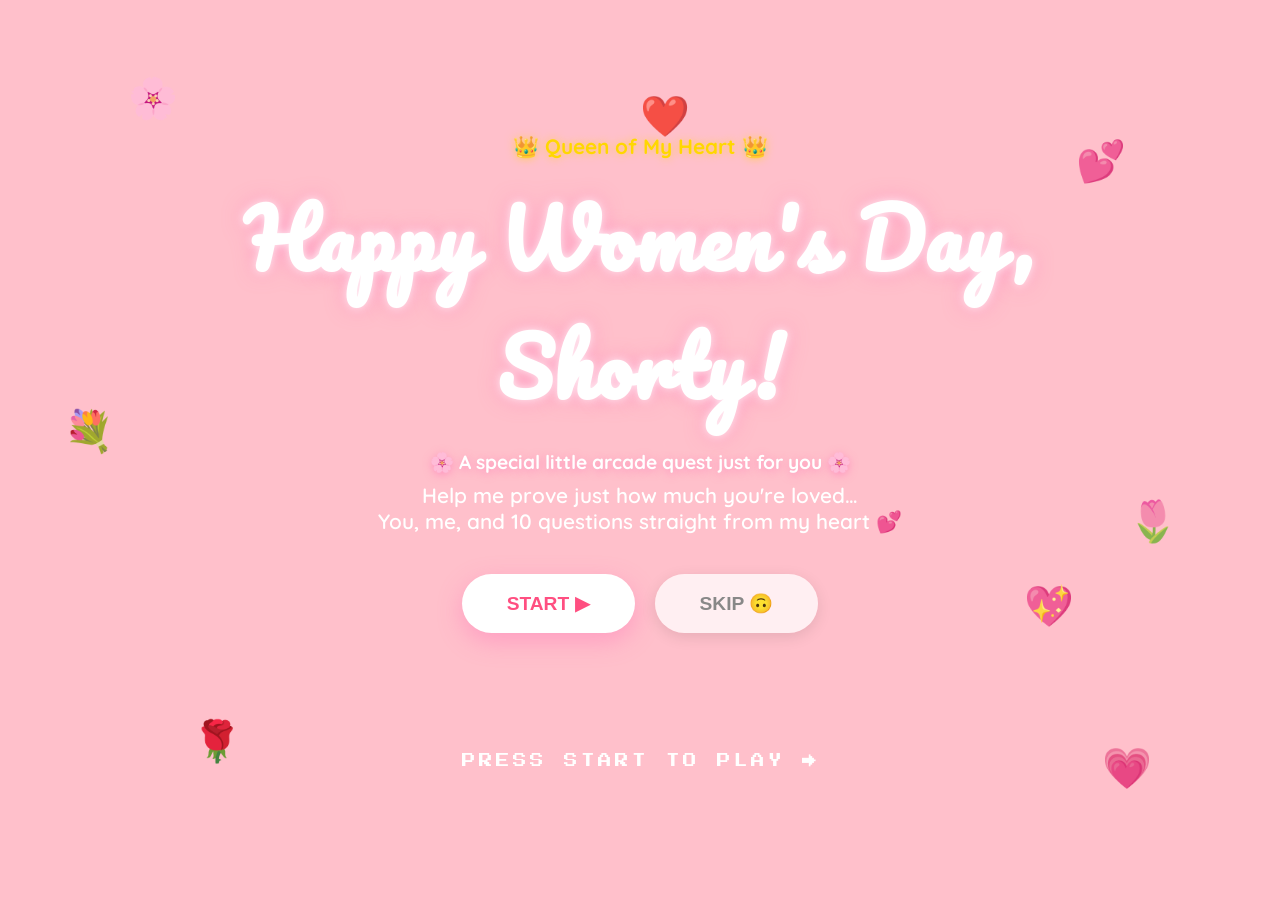
<file: index.html>
<!DOCTYPE html>
<html lang="en">
<head>
    <meta charset="UTF-8">
    <meta name="viewport" content="width=device-width, initial-scale=1.0">
    <title>Queen of My Heart — Women's Day Game 👑</title>
    <link rel="stylesheet" href="styles.css">
</head>
<body>

    <div class="hearts">
        <span>🌸</span>
        <span>💕</span>
        <span>🌹</span>
        <span>💗</span>
        <span>💐</span>
        <span>❤️</span>
        <span>🌷</span>
        <span>💖</span>
    </div>

    <div class="container hero">

        <div class="queen-badge">👑 Queen of My Heart 👑</div>

        <h1 class="arcade-title">Happy Women's Day,<br>Shorty!</h1>

        <p class="wday-tag">🌸 A special little arcade quest just for you 🌸</p>

        <p class="subtitle">
            Help me prove just how much you're loved…<br>
            You, me, and 10 questions straight from my heart 💕
        </p>

        <div class="btn-group">
<button class="btn-yes" onclick="location.href='intro.html'">START ▶</button>
            <button class="btn-no" id="noBtn">SKIP 🙃</button>
        </div>

        <div class="error-msg" id="errorMsg">
            ❌ Error 404: "Skip" not found.<br>
            You can ONLY choose <strong>START</strong> 💕
        </div>

        <p class="press-start">PRESS START TO PLAY →</p>

    </div>

    <script>
        const noBtn = document.getElementById('noBtn');
        const errorMsg = document.getElementById('errorMsg');

        noBtn.addEventListener('click', function () {
            errorMsg.classList.add('show');

            // Restart the shake animation on every click
            noBtn.classList.remove('shake');
            void noBtn.offsetWidth;
            noBtn.classList.add('shake');
        });
    </script>

</body>
</html>
</file>
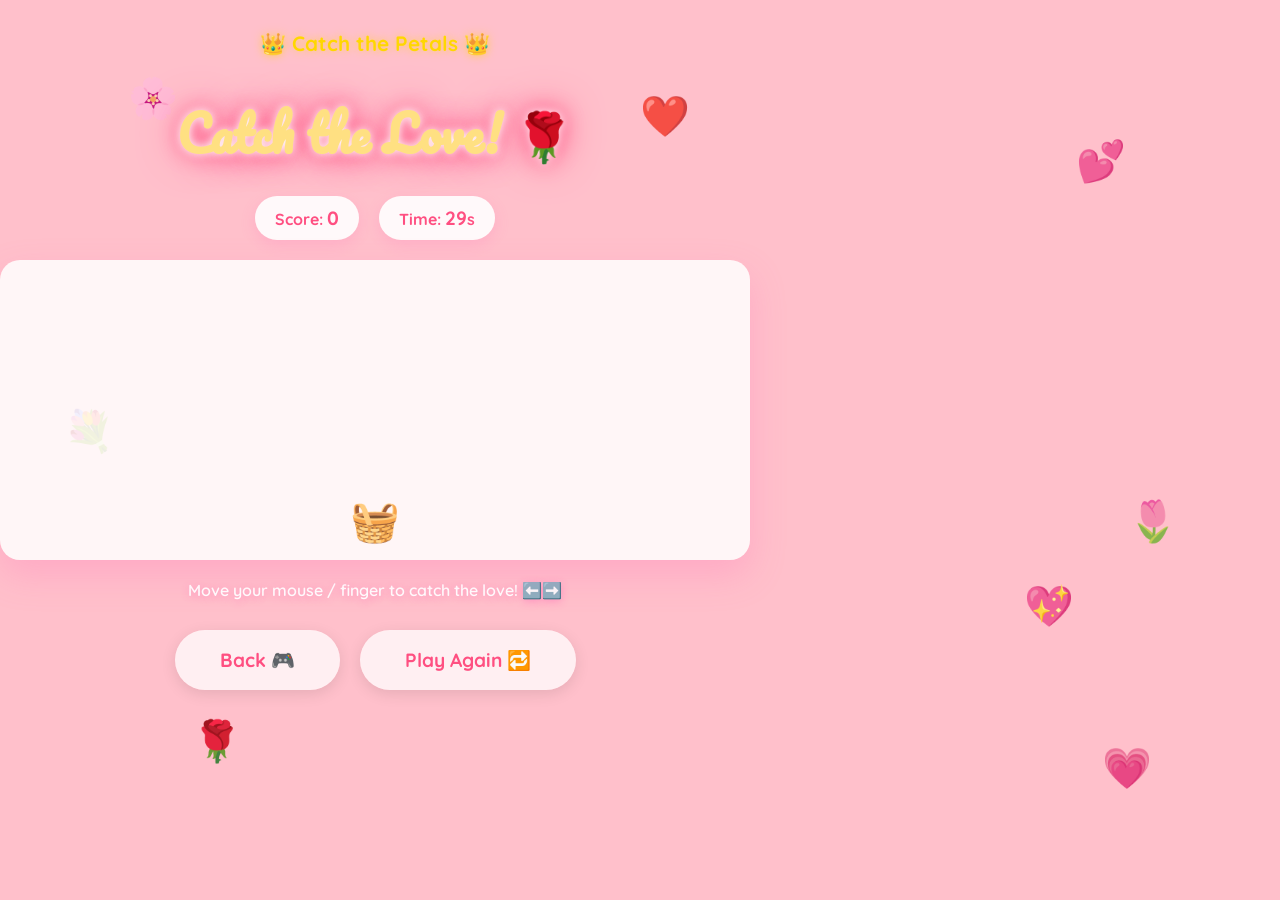
<file: catch.html>
<!DOCTYPE html>
<html lang="en">
<head>
    <meta charset="UTF-8">
    <meta name="viewport" content="width=device-width, initial-scale=1.0">
    <title>Catch the Petals 🌹</title>
    <link rel="stylesheet" href="styles.css">
</head>
<body>

    <div class="hearts">
        <span>🌸</span><span>💕</span><span>🌹</span><span>💗</span>
        <span>💐</span><span>❤️</span><span>🌷</span><span>💖</span>
    </div>

    <div class="game-page">
        <div class="queen-badge">👑 Catch the Petals 👑</div>
        <h1 class="result-title neon-title">Catch the Love! 🌹</h1>

        <div class="hud">
            <span class="hud-item">Score: <b id="score">0</b></span>
            <span class="hud-item">Time: <b id="time">30</b>s</span>
        </div>

        <div class="catch-area" id="catchArea">
            <div class="basket" id="basket">🧺</div>
        </div>

        <p class="hint">Move your mouse / finger to catch the love! ⬅️➡️</p>

        <div class="btn-group result-btns game-nav">
            <button class="btn-no-outline" onclick="location.href='games.html'">Back 🎮</button>
            <button class="btn-no-outline" id="resetBtn">Play Again 🔁</button>
        </div>
    </div>

    <script>
        const area = document.getElementById('catchArea');
        const basket = document.getElementById('basket');
        const scoreEl = document.getElementById('score');
        const timeEl = document.getElementById('time');
        const resetBtn = document.getElementById('resetBtn');

        const good = ['🌸', '🌹', '💐', '❤️', '💖', '🌷'];
        const bad = ['☁️', '🌧️'];

        let score = 0;
        let time = 30;
        let timer = null;
        let spawnTimer = null;
        let running = false;

        function moveBasket(e) {
            const rect = area.getBoundingClientRect();
            let x = (e.clientX || (e.touches && e.touches[0].clientX)) - rect.left;
            x = Math.max(20, Math.min(rect.width - 60, x));
            basket.style.left = x + 'px';
        }

        function startGame() {
            score = 0;
            time = 30;
            scoreEl.textContent = '0';
            timeEl.textContent = '30';
            area.querySelectorAll('.falling').forEach(function (f) { f.remove(); });
            running = true;

            timer = setInterval(function () {
                time--;
                timeEl.textContent = time;
                if (time <= 0) {
                    clearInterval(timer);
                    clearInterval(spawnTimer);
                    running = false;
                    area.querySelectorAll('.falling').forEach(function (f) { f.remove(); });
                    alert('Time\'s up! You caught ' + score + ' pieces of love! 💕');
                }
            }, 1000);

            spawnTimer = setInterval(spawnItem, 500);
        }

        function spawnItem() {
            if (!running) return;
            const rect = area.getBoundingClientRect();
            const item = document.createElement('span');
            const isBad = Math.random() < 0.2;
            item.className = 'falling';
            item.textContent = isBad ? bad[Math.floor(Math.random() * bad.length)] : good[Math.floor(Math.random() * good.length)];
            item.style.left = Math.random() * 90 + '%';
            item.dataset.bad = isBad ? '1' : '0';
            item.addEventListener('animationend', function () { item.remove(); });
            area.appendChild(item);
        }

        function checkCatch() {
            if (!running) return;
            const rect = area.getBoundingClientRect();
            const basketLeft = basket.offsetLeft + 30;
            const basketRight = basketLeft + 60;
            const basketTop = basket.offsetTop + 20;

            area.querySelectorAll('.falling').forEach(function (item) {
                const itemLeft = item.offsetLeft + 15;
                const itemTop = item.offsetTop + 15;
                if (itemTop > basketTop && itemLeft > basketLeft - 20 && itemLeft < basketRight + 20) {
                    if (item.dataset.bad === '1') {
                        score = Math.max(0, score - 5);
                    } else {
                        score += 5;
                    }
                    scoreEl.textContent = score;
                    item.remove();
                }
            });
        }

        area.addEventListener('mousemove', function (e) { moveBasket(e); checkCatch(); });
        area.addEventListener('touchmove', function (e) { e.preventDefault(); moveBasket(e); checkCatch(); });

        resetBtn.addEventListener('click', function () {
            clearInterval(timer);
            clearInterval(spawnTimer);
            startGame();
        });

        startGame();
    </script>

</body>
</html>
</file>
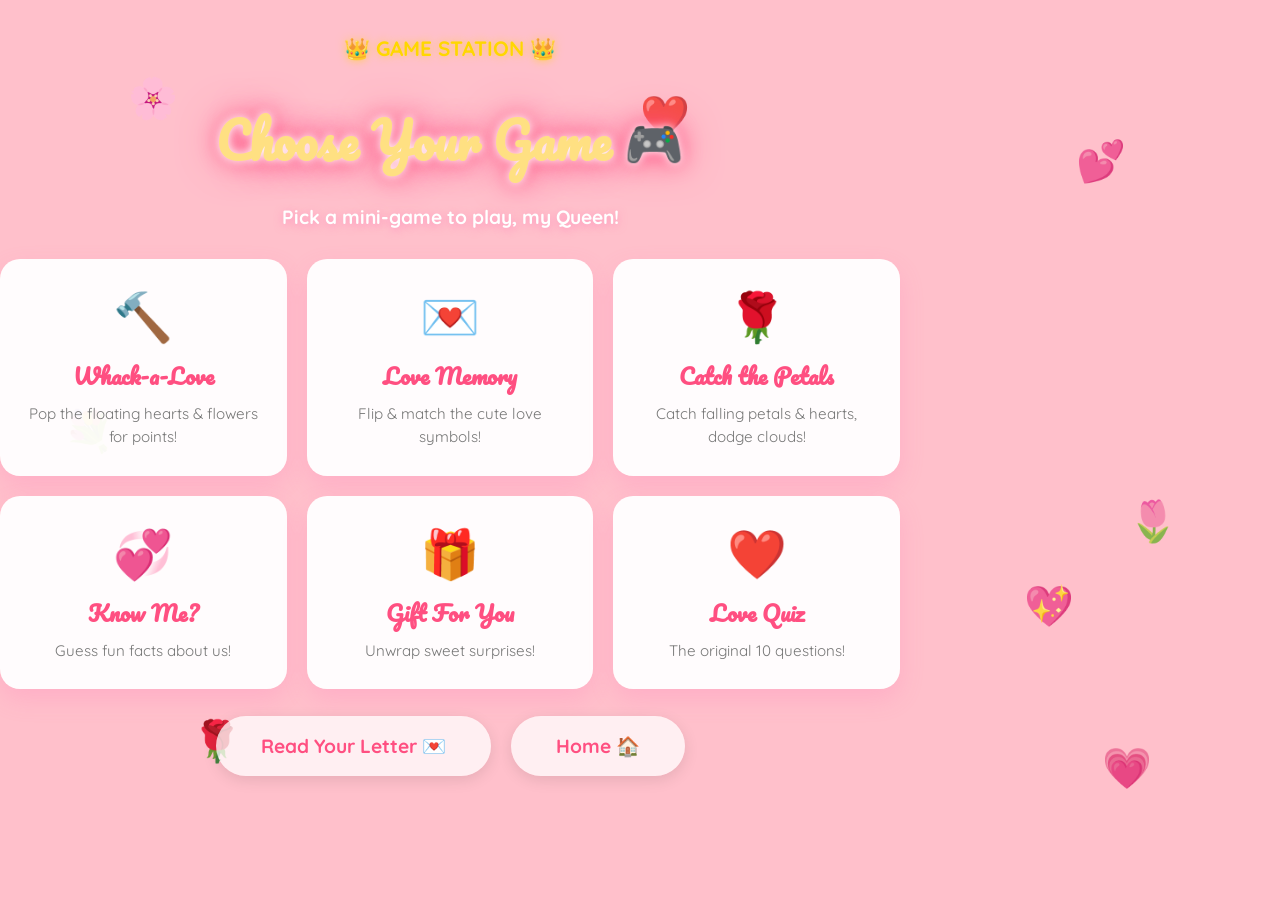
<file: games.html>
<!DOCTYPE html>
<html lang="en">
<head>
    <meta charset="UTF-8">
    <meta name="viewport" content="width=device-width, initial-scale=1.0">
    <title>Game Station — Choose Your Game 🎮</title>
    <link rel="stylesheet" href="styles.css">
</head>
<body>

    <div class="hearts">
        <span>🌸</span>
        <span>💕</span>
        <span>🌹</span>
        <span>💗</span>
        <span>💐</span>
        <span>❤️</span>
        <span>🌷</span>
        <span>💖</span>
    </div>

    <div class="station-container">

        <div class="queen-badge">👑 GAME STATION 👑</div>
        <h1 class="result-title neon-title">Choose Your Game 🎮</h1>
        <p class="wday-tag">Pick a mini-game to play, my Queen!</p>

        <div class="game-grid">

            <div class="game-card" onclick="location.href='whack.html'">
                <div class="game-icon">🔨</div>
                <h3>Whack-a-Love</h3>
                <p>Pop the floating hearts & flowers for points!</p>
            </div>

            <div class="game-card" onclick="location.href='memory.html'">
                <div class="game-icon">💌</div>
                <h3>Love Memory</h3>
                <p>Flip & match the cute love symbols!</p>
            </div>

            <div class="game-card" onclick="location.href='catch.html'">
                <div class="game-icon">🌹</div>
                <h3>Catch the Petals</h3>
                <p>Catch falling petals & hearts, dodge clouds!</p>
            </div>

            <div class="game-card" onclick="location.href='knowme.html'">
                <div class="game-icon">💞</div>
                <h3>Know Me?</h3>
                <p>Guess fun facts about us!</p>
            </div>

            <div class="game-card" onclick="location.href='gift.html'">
                <div class="game-icon">🎁</div>
                <h3>Gift For You</h3>
                <p>Unwrap sweet surprises!</p>
            </div>

            <div class="game-card" onclick="location.href='quiz.html'">
                <div class="game-icon">❤️</div>
                <h3>Love Quiz</h3>
                <p>The original 10 questions!</p>
            </div>

        </div>

        <div class="btn-group result-btns">
            <button class="btn-no-outline" onclick="location.href='letter.html'">Read Your Letter 💌</button>
            <button class="btn-no-outline" onclick="location.href='index.html'">Home 🏠</button>
        </div>

    </div>

</body>
</html>
</file>
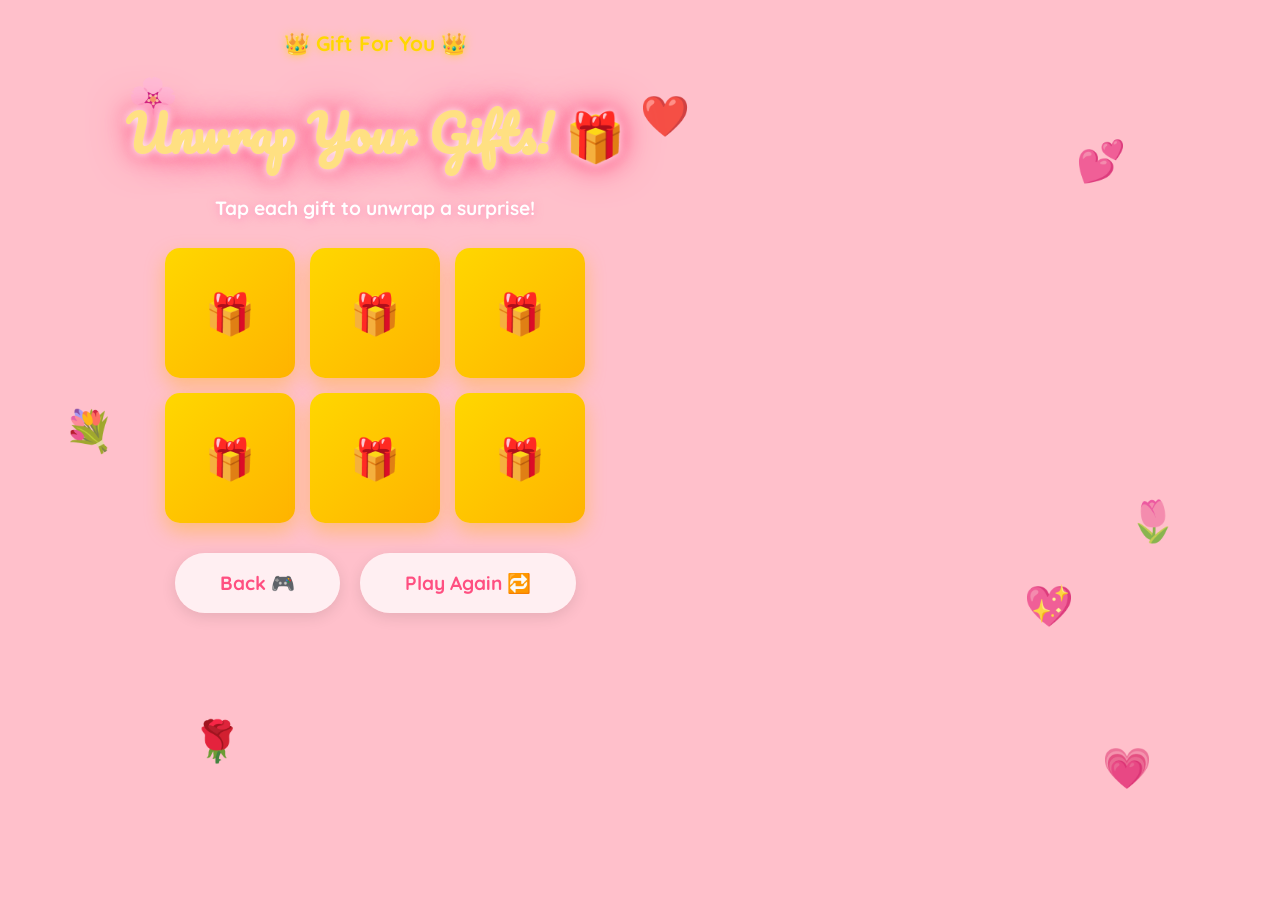
<file: gift.html>
<!DOCTYPE html>
<html lang="en">
<head>
    <meta charset="UTF-8">
    <meta name="viewport" content="width=device-width, initial-scale=1.0">
    <title>Gift For You 🎁</title>
    <link rel="stylesheet" href="styles.css">
</head>
<body>

    <div class="hearts">
        <span>🌸</span><span>💕</span><span>🌹</span><span>💗</span>
        <span>💐</span><span>❤️</span><span>🌷</span><span>💖</span>
    </div>

    <div class="game-page">
        <div class="queen-badge">👑 Gift For You 👑</div>
        <h1 class="result-title neon-title">Unwrap Your Gifts! 🎁</h1>
        <p class="wday-tag">Tap each gift to unwrap a surprise!</p>

        <div class="gift-grid" id="giftGrid"></div>

        <div class="gift-message hidden" id="giftMessage"></div>

        <div class="btn-group result-btns game-nav">
            <button class="btn-no-outline" onclick="location.href='games.html'">Back 🎮</button>
            <button class="btn-no-outline" id="resetBtn">Play Again 🔁</button>
        </div>
    </div>

    <script>
        const grid = document.getElementById('giftGrid');
        const resetBtn = document.getElementById('resetBtn');
        const messageEl = document.getElementById('giftMessage');

        const gifts = [
            { icon: '💖', msg: 'You are my whole heart! 💕' },
            { icon: '🌸', msg: 'You are beautiful inside and out! 🌷' },
            { icon: '👑', msg: 'You are the Queen of my heart! 👑' },
            { icon: '💐', msg: 'A bouquet of love, just for you! 💐' },
            { icon: '🌹', msg: 'A rose for my one and only! 🌹' },
            { icon: '💍', msg: 'My forever person. I love you! 💍' }
        ];

        let opened = 0;

        function build() {
            opened = 0;
            messageEl.classList.add('hidden');
            messageEl.textContent = '';
            grid.innerHTML = '';

            gifts.forEach(function (gift, i) {
                const box = document.createElement('div');
                box.className = 'gift-box';
                box.textContent = '🎁';
                box.addEventListener('click', function () {
                    if (box.classList.contains('opened')) return;
                    box.classList.add('opened');
                    box.textContent = gift.icon;
                    opened++;
                    messageEl.textContent = gift.msg;
                    messageEl.classList.remove('hidden');
                    burstSmall();
                    if (opened === gifts.length) {
                        setTimeout(function () {
                            alert('You unwrapped all your gifts! Happy Women\'s Day, my love! 💐');
                            burstBig();
                        }, 600);
                    }
                });
                grid.appendChild(box);
            });
        }

        function burstSmall() {
            const colors = ['#ff4f81', '#ffd700', '#ff8fb1', '#fff'];
            for (let i = 0; i < 10; i++) {
                const piece = document.createElement('span');
                piece.className = 'confetti';
                piece.style.left = Math.random() * 100 + 'vw';
                piece.style.background = colors[Math.floor(Math.random() * colors.length)];
                piece.style.animationDuration = '0.9s';
                document.body.appendChild(piece);
                setTimeout(function () { piece.remove(); }, 1200);
            }
        }

        function burstBig() {
            const colors = ['#ff4f81', '#ffd700', '#ff8fb1', '#fff', '#ff6b6b'];
            for (let i = 0; i < 30; i++) {
                setTimeout(function () {
                    const piece = document.createElement('span');
                    piece.className = 'confetti';
                    piece.style.left = Math.random() * 100 + 'vw';
                    piece.style.background = colors[Math.floor(Math.random() * colors.length)];
                    piece.style.animationDuration = (1 + Math.random() * 1.5) + 's';
                    document.body.appendChild(piece);
                    setTimeout(function () { piece.remove(); }, 2800);
                }, Math.random() * 500);
            }
        }

        resetBtn.addEventListener('click', build);
        build();
    </script>

</body>
</html>
</file>
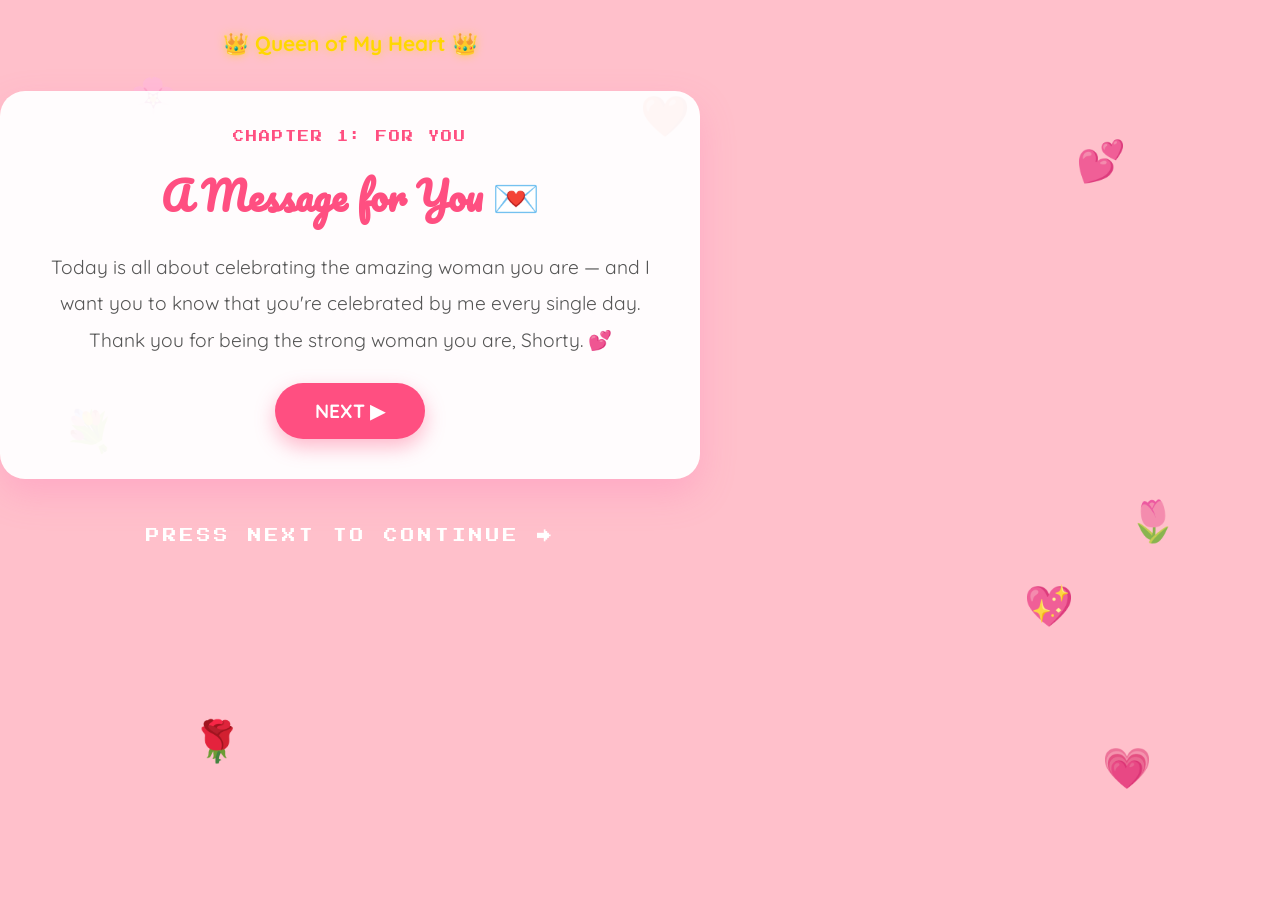
<file: intro.html>
<!DOCTYPE html>
<html lang="en">
<head>
    <meta charset="UTF-8">
    <meta name="viewport" content="width=device-width, initial-scale=1.0">
    <title>Chapter 1 — For You 💌</title>
    <link rel="stylesheet" href="styles.css">
</head>
<body>

    <div class="hearts">
        <span>🌸</span>
        <span>💕</span>
        <span>🌹</span>
        <span>💗</span>
        <span>💐</span>
        <span>❤️</span>
        <span>🌷</span>
        <span>💖</span>
    </div>

    <div class="intro-container">

        <div class="queen-badge">👑 Queen of My Heart 👑</div>

        <div class="intro-card">
            <div class="chapter-tag" id="chapterTag">CHAPTER 1: FOR YOU</div>
            <h1 class="intro-title" id="introTitle">A Message for You 💌</h1>
            <p class="intro-text" id="introText"></p>
            <div class="verse-block hidden" id="verseBlock">
                <p class="verse-text">
                    "A wife of noble character who can find?<br>
                    She is worth far more than rubies…<br>
                    She speaks with wisdom, and faithful instruction is on her tongue."
                </p>
                <p class="verse-ref">— Proverbs 31:10, 26</p>
            </div>
            <button class="btn-next" id="nextBtn">NEXT ▶</button>
        </div>

        <p class="press-start">PRESS NEXT TO CONTINUE →</p>

    </div>

    <script>
        const chapterTag = document.getElementById('chapterTag');
        const introTitle = document.getElementById('introTitle');
        const introText = document.getElementById('introText');
        const verseBlock = document.getElementById('verseBlock');
        const nextBtn = document.getElementById('nextBtn');

        let step = 0;

        const steps = [
            {
                tag: "CHAPTER 1: FOR YOU",
                title: "A Message for You 💌",
                text: "Today is all about celebrating the amazing woman you are — and I want you to know that you're celebrated by me every single day. Thank you for being the strong woman you are, Shorty. 💕"
            },
            {
                tag: "CHAPTER 2: HIS WORD",
                title: "A Verse for You 📖",
                text: "This one's from the heart of God, for a woman of noble and loving character—just like you."
            },
            {
                tag: "CHAPTER 3: THE QUEST",
                title: "Time to Play! 🎮",
                text: "Your journey isn't over yet, my Queen. Pick a game and let's have some fun together! 👑"
            }
        ];

        function render() {
            if (step === 1) {
                // Show verse
                verseBlock.classList.remove('hidden');
                introText.classList.add('hidden');
            } else {
                verseBlock.classList.add('hidden');
                introText.classList.remove('hidden');
            }

            chapterTag.textContent = steps[step].tag;
            introTitle.textContent = steps[step].title;
            introText.textContent = steps[step].text;

            if (step === 2) {
                nextBtn.textContent = "ENTER GAME STATION ▶";
            } else {
                nextBtn.textContent = "NEXT ▶";
            }
        }

        nextBtn.addEventListener('click', function () {
            step++;
            if (step >= steps.length) {
                window.location.href = 'games.html';
                return;
            }
            render();
        });

        render();
    </script>

</body>
</html>
</file>
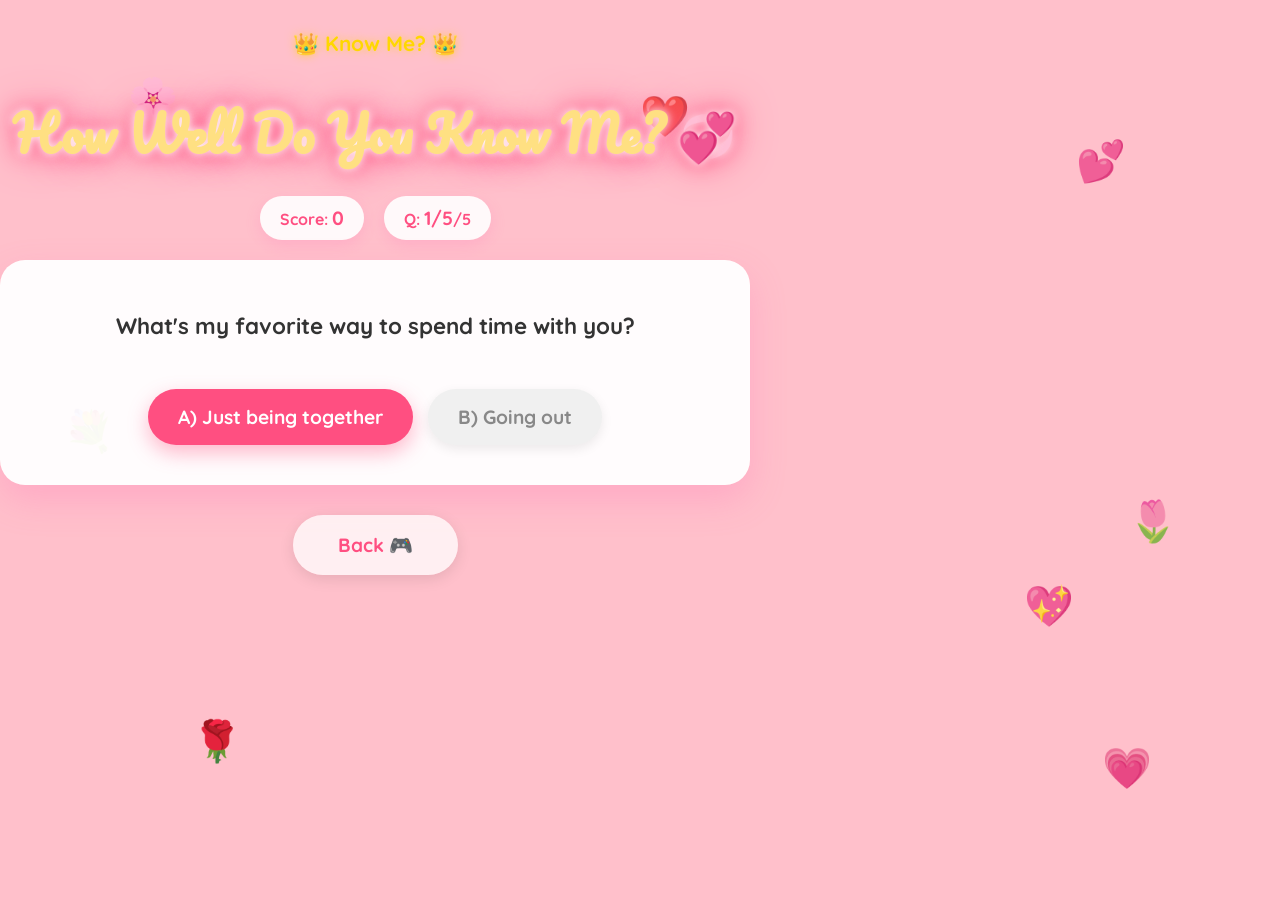
<file: knowme.html>
<!DOCTYPE html>
<html lang="en">
<head>
    <meta charset="UTF-8">
    <meta name="viewport" content="width=device-width, initial-scale=1.0">
    <title>Know Me? 💞</title>
    <link rel="stylesheet" href="styles.css">
</head>
<body>

    <div class="hearts">
        <span>🌸</span><span>💕</span><span>🌹</span><span>💗</span>
        <span>💐</span><span>❤️</span><span>🌷</span><span>💖</span>
    </div>

    <div class="game-page">
        <div class="queen-badge">👑 Know Me? 👑</div>
        <h1 class="result-title neon-title">How Well Do You Know Me? 💞</h1>

        <div class="hud">
            <span class="hud-item">Score: <b id="score">0</b></span>
            <span class="hud-item">Q: <b id="qnum">1</b>/5</span>
        </div>

        <div class="quiz-card knowme-card">
            <h2 id="questionText"></h2>
            <div class="btn-group quiz-btns">
                <button class="btn-answer btn-true" id="optA"></button>
                <button class="btn-answer btn-false" id="optB"></button>
            </div>
        </div>

        <div class="btn-group result-btns game-nav">
            <button class="btn-no-outline" onclick="location.href='games.html'">Back 🎮</button>
        </div>
    </div>

    <script>
        const questions = [
            { q: "What's my favorite way to spend time with you?", a: "Just being together", b: "Going out", correct: 0 },
            { q: "What do I love most about you?", a: "Your heart & kindness", b: "I'm not sure", correct: 0 },
            { q: "What makes me smile every day?", a: "Your laugh", b: "Pizza", correct: 0 },
            { q: "What would I do for you?", a: "Move mountains", b: "Nothing", correct: 0 },
            { q: "What are you to me?", a: "My Queen 👑", b: "Just a friend", correct: 0 }
        ];

        let current = 0;
        let score = 0;

        const questionEl = document.getElementById('questionText');
        const optA = document.getElementById('optA');
        const optB = document.getElementById('optB');
        const scoreEl = document.getElementById('score');
        const qnumEl = document.getElementById('qnum');

        function load() {
            const q = questions[current];
            questionEl.textContent = q.q;
            optA.textContent = 'A) ' + q.a;
            optB.textContent = 'B) ' + q.b;
            qnumEl.textContent = (current + 1) + '/5';
            optA.disabled = false;
            optB.disabled = false;
            optA.classList.remove('correct', 'wrong');
            optB.classList.remove('correct', 'wrong');
        }

        function pick(el, idx) {
            const q = questions[current];
            const correctEl = idx === q.correct ? optA : optB;
            const wrongEl = idx === q.correct ? optB : optA;

            if (idx === q.correct) {
                score++;
                correctEl.classList.add('correct');
            } else {
                correctEl.classList.add('correct');
                wrongEl.classList.add('wrong');
            }
            scoreEl.textContent = score;
            optA.disabled = true;
            optB.disabled = true;

            setTimeout(function () {
                current++;
                if (current < questions.length) {
                    load();
                } else {
                    alert('You scored ' + score + '/5! You know me so well, Shorty! 💕');
                    window.location.href = 'games.html';
                }
            }, 1200);
        }

        optA.addEventListener('click', function () { pick(optA, 0); });
        optB.addEventListener('click', function () { pick(optB, 1); });

        load();
    </script>

</body>
</html>
</file>
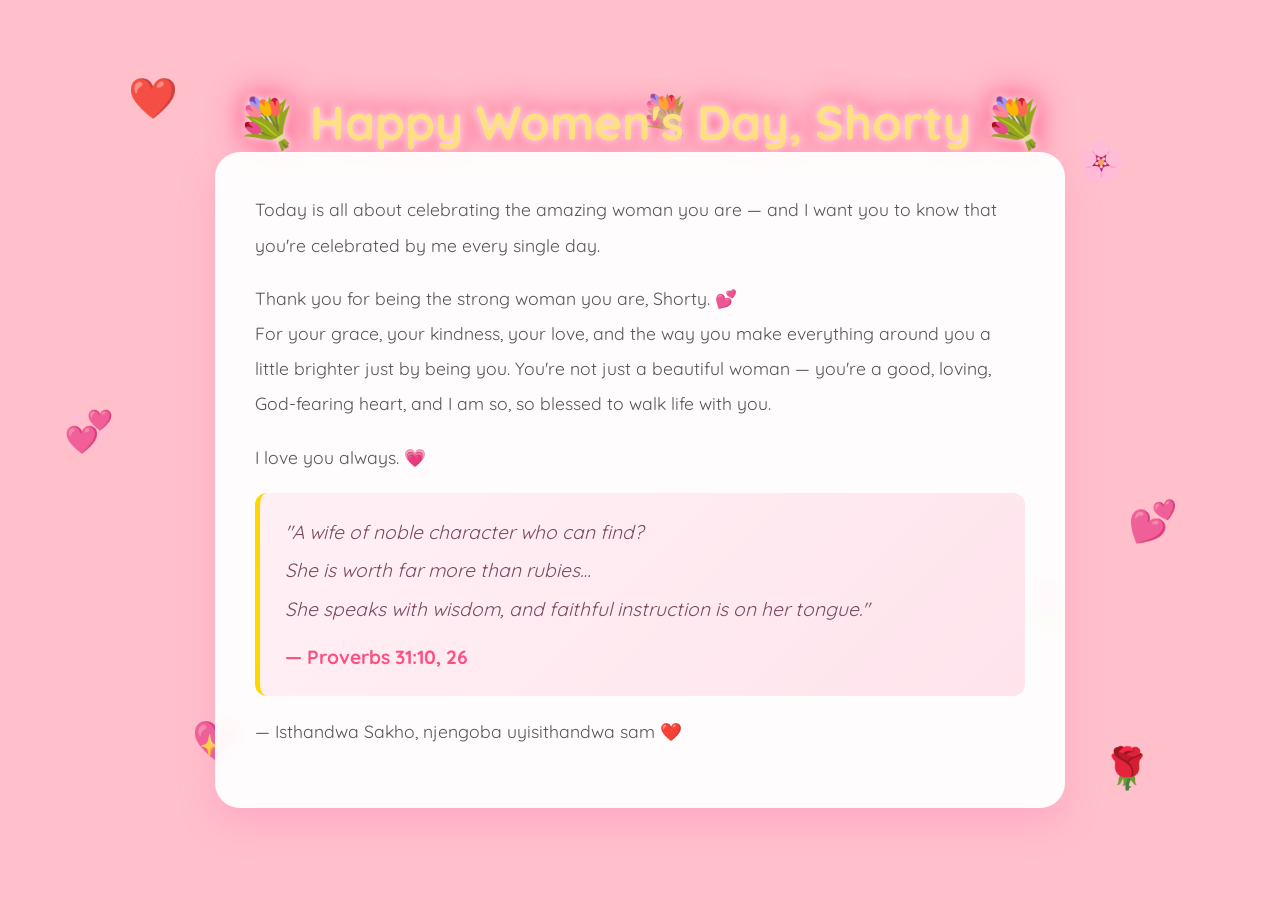
<file: letter.html>
<!DOCTYPE html>
<html lang="en">
<head>
    <meta charset="UTF-8">
    <meta name="viewport" content="width=device-width, initial-scale=1.0">
    <title>For You, Shorty ❤️</title>
<link rel="stylesheet" href="styles.css">
</head>
<body>

    <div class="hearts">
        <span>❤️</span>
        <span>🌸</span>
        <span>💖</span>
        <span>🌹</span>
        <span>💞</span>
        <span>💐</span>
        <span>💕</span>
        <span>🌷</span>
    </div>

    <div class="letter-container">
        <h1>💐 Happy Women's Day, Shorty 💐</h1>

        <div class="letter">
            <p>
                Today is all about celebrating the amazing woman you are — and I
                want you to know that you're celebrated by me every single day.
            </p>

            <p>
                Thank you for being the strong woman you are, Shorty. 💕<br>
                For your grace, your kindness, your love, and the way you make
                everything around you a little brighter just by being you.
                You're not just a beautiful woman — you're a good, loving,
                God-fearing heart, and I am so, so blessed to walk life with you.
            </p>

            <p>
                I love you always. 💗
            </p>

            <p class="verse">
                "A wife of noble character who can find?<br>
                She is worth far more than rubies…<br>
                She speaks with wisdom, and faithful instruction is on her tongue."
                <span class="verse-ref">— Proverbs 31:10, 26</span>
            </p>

            <p>
                — Isthandwa Sakho, njengoba uyisithandwa sam ❤️
            </p>
        </div>
    </div>

</body>
</html>
</file>
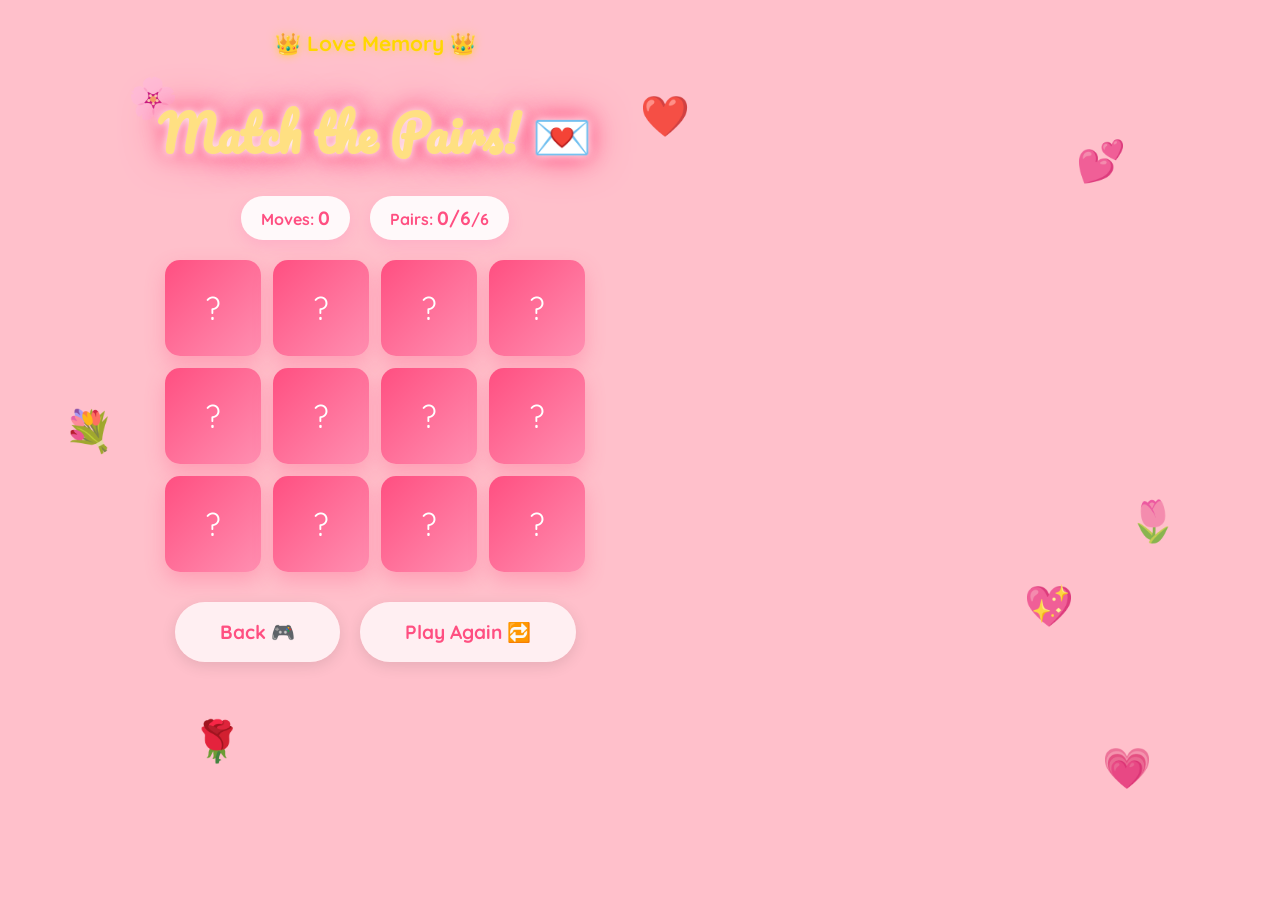
<file: memory.html>
<!DOCTYPE html>
<html lang="en">
<head>
    <meta charset="UTF-8">
    <meta name="viewport" content="width=device-width, initial-scale=1.0">
    <title>Love Memory 💌</title>
    <link rel="stylesheet" href="styles.css">
</head>
<body>

    <div class="hearts">
        <span>🌸</span><span>💕</span><span>🌹</span><span>💗</span>
        <span>💐</span><span>❤️</span><span>🌷</span><span>💖</span>
    </div>

    <div class="game-page">
        <div class="queen-badge">👑 Love Memory 👑</div>
        <h1 class="result-title neon-title">Match the Pairs! 💌</h1>

        <div class="hud">
            <span class="hud-item">Moves: <b id="moves">0</b></span>
            <span class="hud-item">Pairs: <b id="pairs">0</b>/6</span>
        </div>

        <div class="memory-grid" id="memoryGrid"></div>

        <div class="btn-group result-btns game-nav">
            <button class="btn-no-outline" onclick="location.href='games.html'">Back 🎮</button>
            <button class="btn-no-outline" id="resetBtn">Play Again 🔁</button>
        </div>
    </div>

    <script>
        const grid = document.getElementById('memoryGrid');
        const movesEl = document.getElementById('moves');
        const pairsEl = document.getElementById('pairs');
        const resetBtn = document.getElementById('resetBtn');

        const symbols = ['❤️', '💖', '🌸', '🌹', '💐', '💗'];
        let cards = [];
        let moves = 0;
        let matched = 0;
        let first = null;
        let lock = false;

        function shuffle(arr) {
            for (let i = arr.length - 1; i > 0; i--) {
                const j = Math.floor(Math.random() * (i + 1));
                [arr[i], arr[j]] = [arr[j], arr[i]];
            }
            return arr;
        }

        function build() {
            moves = 0;
            matched = 0;
            first = null;
            lock = false;
            movesEl.textContent = '0';
            pairsEl.textContent = '0/6';
            grid.innerHTML = '';

            cards = shuffle(symbols.concat(symbols));
            cards.forEach(function (icon, i) {
                const card = document.createElement('div');
                card.className = 'memory-card';
                card.dataset.icon = icon;
                card.dataset.index = i;
                card.textContent = '?';
                card.addEventListener('click', function () { flip(card); });
                grid.appendChild(card);
            });
        }

        function flip(card) {
            if (lock || card.classList.contains('matched') || card.classList.contains('flipped')) return;
            card.classList.add('flipped');
            card.textContent = card.dataset.icon;

            if (!first) {
                first = card;
                return;
            }

            // second card
            moves++;
            movesEl.textContent = moves;
            lock = true;

            if (first.dataset.icon === card.dataset.icon) {
                first.classList.add('matched');
                card.classList.add('matched');
                matched++;
                pairsEl.textContent = matched + '/6';
                first = null;
                lock = false;
                if (matched === 6) {
                    setTimeout(function () {
                        alert('You matched them all! You\'re amazing, Shorty! 💕');
                        burstBig();
                    }, 400);
                }
            } else {
                const a = first;
                setTimeout(function () {
                    a.classList.remove('flipped');
                    a.textContent = '?';
                    card.classList.remove('flipped');
                    card.textContent = '?';
                    first = null;
                    lock = false;
                }, 800);
            }
        }

        function burstBig() {
            const colors = ['#ff4f81', '#ffd700', '#ff8fb1', '#fff', '#ff6b6b'];
            for (let i = 0; i < 30; i++) {
                setTimeout(function () {
                    const piece = document.createElement('span');
                    piece.className = 'confetti';
                    piece.style.left = Math.random() * 100 + 'vw';
                    piece.style.background = colors[Math.floor(Math.random() * colors.length)];
                    piece.style.animationDuration = (1 + Math.random() * 1.5) + 's';
                    document.body.appendChild(piece);
                    setTimeout(function () { piece.remove(); }, 2800);
                }, Math.random() * 600);
            }
        }

        resetBtn.addEventListener('click', build);
        build();
    </script>

</body>
</html>
</file>
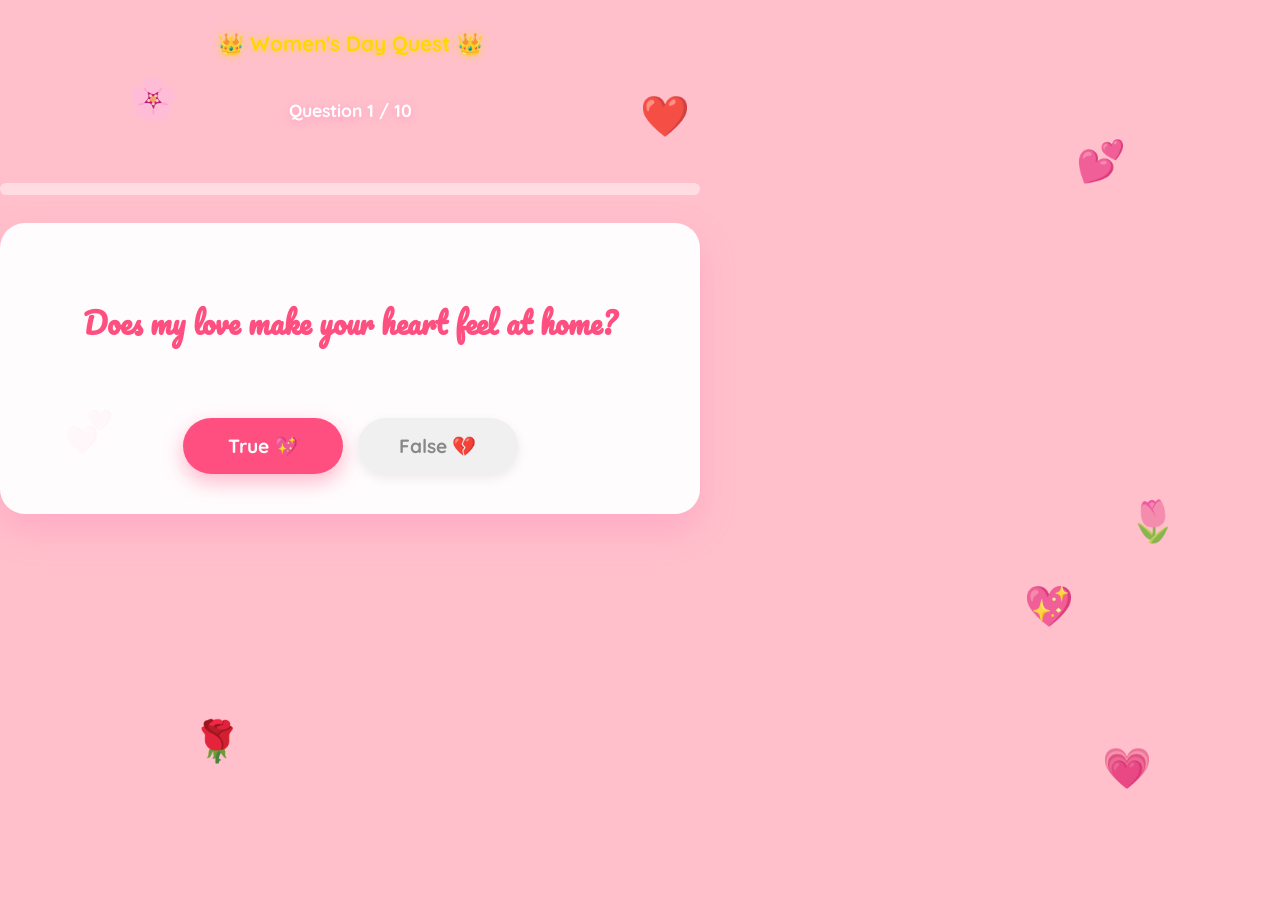
<file: quiz.html>
<!DOCTYPE html>
<html lang="en">
<head>
    <meta charset="UTF-8">
    <meta name="viewport" content="width=device-width, initial-scale=1.0">
    <title>10 Questions About Us ❤️</title>
    <link rel="stylesheet" href="styles.css">
</head>
<body>

    <div class="hearts">
        <span>🌸</span>
        <span>💕</span>
        <span>🌹</span>
        <span>💗</span>
        <span>💞</span>
        <span>❤️</span>
        <span>🌷</span>
        <span>💖</span>
    </div>

    <div class="quiz-container">

        <div class="queen-badge">👑 Women's Day Quest 👑</div>

        <div class="progress">
            <span id="progressText">Question 1 / 10</span>
            <div class="combo-wrap"><span class="combo" id="combo">🔥 Combo x1</span></div>
            <div class="progress-bar">
                <div class="progress-fill heart-bar" id="progressFill"></div>
            </div>
        </div>

        <div class="quiz-card">
            <h2 id="questionText"></h2>
            <div class="btn-group quiz-btns">
                <button class="btn-answer btn-true" id="trueBtn">True 💖</button>
                <button class="btn-answer btn-false" id="falseBtn">False 💔</button>
            </div>
        </div>

    </div>

    <script>
        const questions = [
            { q: "Does my love make your heart feel at home?", a: true },
            { q: "Do I ever make you feel sad or unloved?", a: false },
            { q: "Do you love me with every beat of your heart?", a: true },
            { q: "Do you believe I'd move mountains just to see you smile?", a: true },
            { q: "Do you feel my love even on the days we're apart?", a: true },
            { q: "Do you believe we're meant to make it through anything?", a: true },
            { q: "Do you believe I might just be your soulmate?", a: true },
            { q: "Do you believe we can heal every storm that comes our way?", a: true },
            { q: "Do you trust me with your heart, completely and forever?", a: true },
            { q: "Do you trust I'll spend forever making sure you're happy?", a: true }
        ];

        let current = 0;
        let score = 0;
        let combo = 0;

        const questionEl = document.getElementById('questionText');
        const progressText = document.getElementById('progressText');
        const progressFill = document.getElementById('progressFill');
        const trueBtn = document.getElementById('trueBtn');
        const falseBtn = document.getElementById('falseBtn');
        const comboEl = document.getElementById('combo');

        function loadQuestion() {
            questionEl.textContent = questions[current].q;
            progressText.textContent = 'Question ' + (current + 1) + ' / ' + questions.length;
            progressFill.style.width = (current / questions.length) * 100 + '%';

            trueBtn.disabled = false;
            falseBtn.disabled = false;
            trueBtn.classList.remove('correct', 'wrong', 'dimmed');
            falseBtn.classList.remove('correct', 'wrong', 'dimmed');
        }

        function showCombo() {
            if (combo >= 2) {
                comboEl.textContent = '🔥 Combo x' + combo;
                comboEl.classList.add('show');
                comboEl.classList.remove('big');
                void comboEl.offsetWidth;
                comboEl.classList.add('big');
            }
        }

        function burstConfetti() {
            const colors = ['#ff4f81', '#ffd700', '#ff8fb1', '#fff', '#ff6b6b'];
            for (let i = 0; i < 14; i++) {
                const piece = document.createElement('span');
                piece.className = 'confetti';
                piece.style.left = Math.random() * 100 + 'vw';
                piece.style.background = colors[Math.floor(Math.random() * colors.length)];
                piece.style.animationDuration = (0.8 + Math.random() * 0.8) + 's';
                piece.style.transform = 'rotate(' + Math.random() * 360 + 'deg)';
                document.body.appendChild(piece);
                setTimeout(function () { piece.remove(); }, 1800);
            }
        }

        function answer(userAnswer) {
            const correct = questions[current].a;
            const correctBtn = correct ? trueBtn : falseBtn;
            const isRight = userAnswer === correct;

            if (isRight) {
                score++;
                combo++;
                correctBtn.classList.add('correct');
                burstConfetti();
            } else {
                combo = 0;
                comboEl.classList.remove('show');
                const wrongBtn = userAnswer ? trueBtn : falseBtn;
                correctBtn.classList.add('correct');
                wrongBtn.classList.add('wrong', 'dimmed');
            }

            showCombo();

            trueBtn.disabled = true;
            falseBtn.disabled = true;

            setTimeout(function () {
                current++;
                if (current < questions.length) {
                    loadQuestion();
                } else {
                    window.location.href = 'result.html?score=' + score;
                }
            }, 1200);
        }

        trueBtn.addEventListener('click', function () { answer(true); });
        falseBtn.addEventListener('click', function () { answer(false); });

        loadQuestion();
    </script>

</body>
</html>
</file>
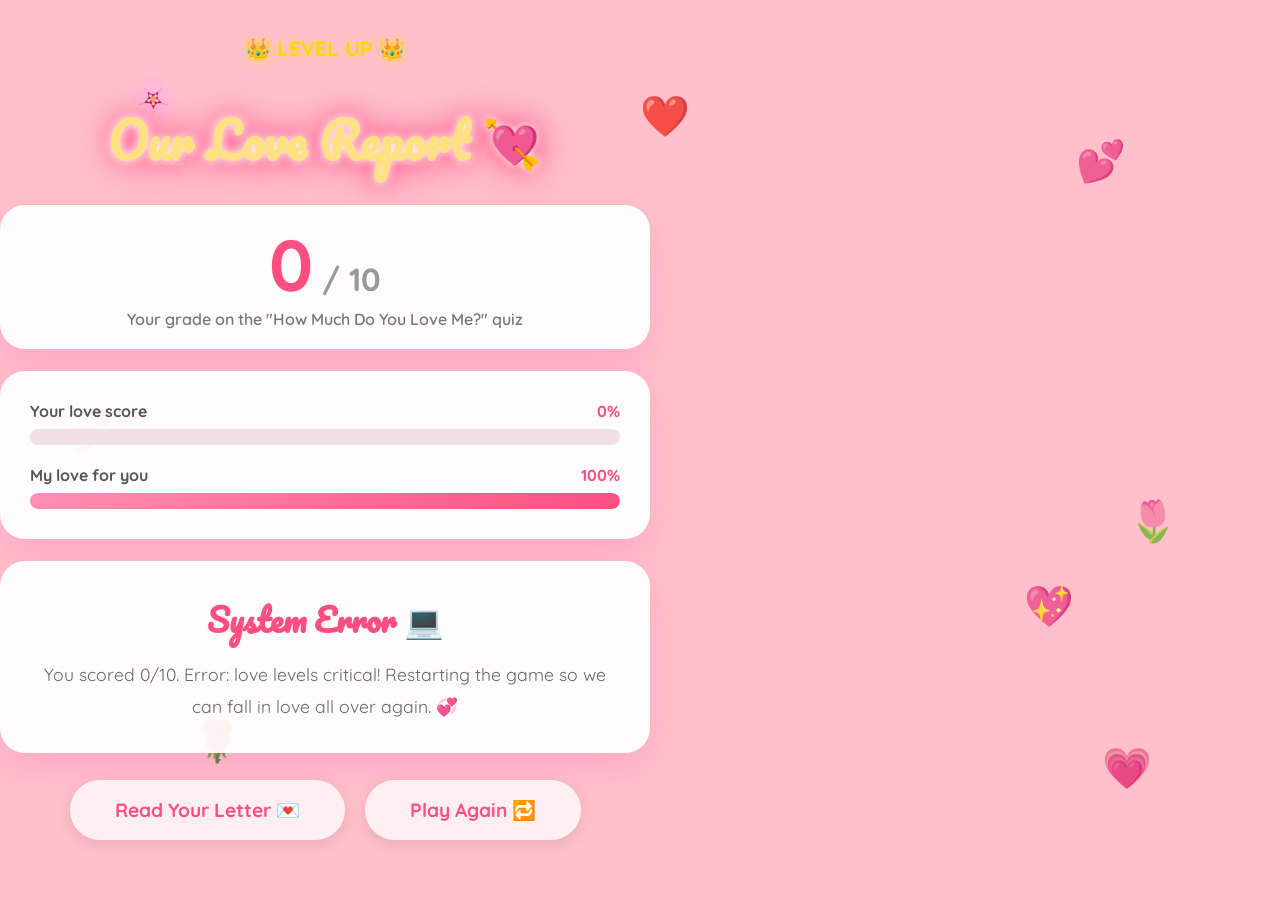
<file: result.html>
<!DOCTYPE html>
<html lang="en">
<head>
    <meta charset="UTF-8">
    <meta name="viewport" content="width=device-width, initial-scale=1.0">
    <title>Our Love Rating ❤️</title>
    <link rel="stylesheet" href="styles.css">
</head>
<body>

    <div class="hearts">
        <span>🌸</span>
        <span>💕</span>
        <span>🌹</span>
        <span>💗</span>
        <span>💞</span>
        <span>❤️</span>
        <span>🌷</span>
        <span>💖</span>
    </div>

    <div class="result-container">

        <div class="queen-badge">👑 LEVEL UP 👑</div>

        <h1 class="result-title neon-title">Our Love Report 💘</h1>

        <div class="score-box">
            <div class="big-score">
                <span id="scoreNum">0</span><span class="score-total"> / 10</span>
            </div>
            <div class="score-label">Your grade on the "How Much Do You Love Me?" quiz</div>
        </div>

        <div class="love-meter">
            <div class="meter-label">
                <span>Your love score</span>
                <span id="gradePct">0%</span>
            </div>
            <div class="meter-bar">
                <div class="meter-fill grade-fill" id="gradeFill"></div>
            </div>

            <div class="meter-label">
                <span>My love for you</span>
                <span>100%</span>
            </div>
            <div class="meter-bar">
                <div class="meter-fill love-fill"></div>
            </div>
        </div>

        <div class="rating-box">
            <h2 id="ratingTitle">…</h2>
            <p id="ratingMsg">…</p>
        </div>

        <div class="btn-group result-btns">
            <button class="btn-no-outline" onclick="location.href='letter.html'">Read Your Letter 💌</button>
            <button class="btn-no-outline" onclick="location.href='index.html'">Play Again 🔁</button>
        </div>

    </div>

    <script>
        const params = new URLSearchParams(window.location.search);
        const score = parseInt(params.get('score') || '0', 10);
        const total = 10;
        const pct = Math.round((score / total) * 100);

        document.getElementById('scoreNum').textContent = score;
        document.getElementById('gradePct').textContent = pct + '%';

        setTimeout(function () {
            document.getElementById('gradeFill').style.width = pct + '%';
        }, 300);

        let title, msg;

        if (score === total) {
            title = "PERFECT SCORE! 💍";
            msg = "Thank You for being the strong woman you are, Shorty. 💕 10/10 — you love me as much as I love you: completely, fully, and without a doubt. Soulmates? Absolutely confirmed. Happy Women's Day, my Queen. 👑";
        } else if (score >= 8) {
            title = "Almost Perfect! 😍";
            msg = "You scored " + score + "/10 — you love me so much! And I already know you're a strong, amazing woman. Thank You for being the strong woman you are, Shorty. 💕";
        } else if (score >= 6) {
            title = "Pretty Good! 💖";
            msg = "You scored " + score + "/10. That's a solid score, but I'm pretty sure your heart knows the real answer is 10/10. Let's pretend you got a perfect score anyway. 😉";
        } else if (score >= 4) {
            title = "Hmm… Suspicious 😅";
            msg = "You scored " + score + "/10. Were you distracted by how cute I am? Because there's no way you love me any less than I love you. 💘";
        } else {
            title = "System Error 💻";
            msg = "You scored " + score + "/10. Error: love levels critical! Restarting the game so we can fall in love all over again. 💞";
        }

        document.getElementById('ratingTitle').textContent = title;
        document.getElementById('ratingMsg').textContent = msg;

        // Confetti celebration on a winning score
        if (score >= 8) {
            const colors = ['#ff4f81', '#ffd700', '#ff8fb1', '#fff', '#ff6b6b'];
            for (let i = 0; i < 40; i++) {
                setTimeout(function () {
                    const piece = document.createElement('span');
                    piece.className = 'confetti';
                    piece.style.left = Math.random() * 100 + 'vw';
                    piece.style.background = colors[Math.floor(Math.random() * colors.length)];
                    piece.style.animationDuration = (1 + Math.random() * 1.5) + 's';
                    piece.style.transform = 'rotate(' + Math.random() * 360 + 'deg)';
                    document.body.appendChild(piece);
                    setTimeout(function () { piece.remove(); }, 2800);
                }, Math.random() * 800);
            }
        }
    </script>

</body>
</html>
</file>
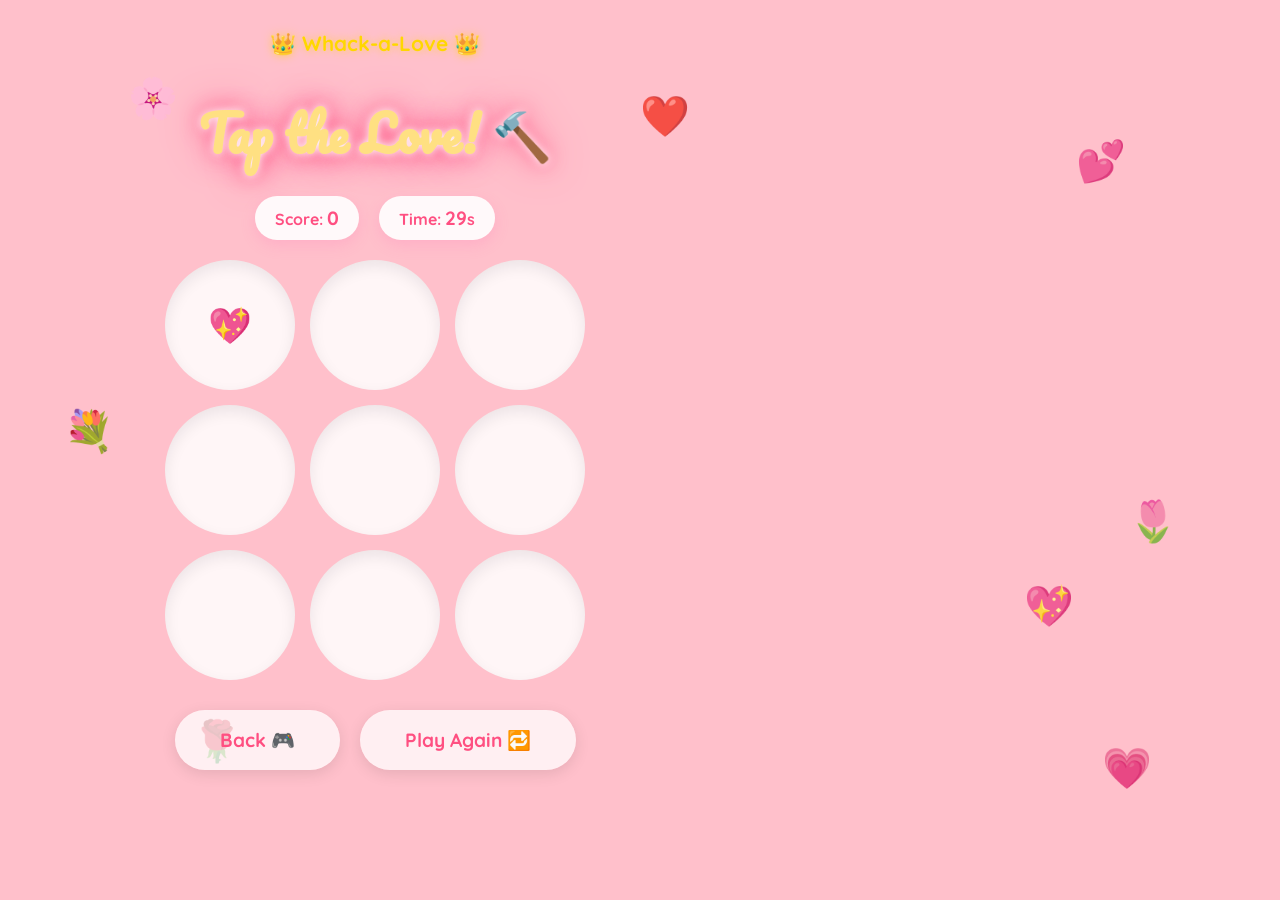
<file: whack.html>
<!DOCTYPE html>
<html lang="en">
<head>
    <meta charset="UTF-8">
    <meta name="viewport" content="width=device-width, initial-scale=1.0">
    <title>Whack-a-Love 🔨</title>
    <link rel="stylesheet" href="styles.css">
</head>
<body>

    <div class="hearts">
        <span>🌸</span><span>💕</span><span>🌹</span><span>💗</span>
        <span>💐</span><span>❤️</span><span>🌷</span><span>💖</span>
    </div>

    <div class="game-page">
        <div class="queen-badge">👑 Whack-a-Love 👑</div>
        <h1 class="result-title neon-title">Tap the Love! 🔨</h1>

        <div class="hud">
            <span class="hud-item">Score: <b id="score">0</b></span>
            <span class="hud-item">Time: <b id="time">30</b>s</span>
        </div>

        <div class="board" id="board"></div>

        <div class="btn-group result-btns game-nav">
            <button class="btn-no-outline" onclick="location.href='games.html'">Back 🎮</button>
            <button class="btn-no-outline" id="resetBtn">Play Again 🔁</button>
        </div>
    </div>

    <script>
        const board = document.getElementById('board');
        const scoreEl = document.getElementById('score');
        const timeEl = document.getElementById('time');
        const resetBtn = document.getElementById('resetBtn');

        let score = 0;
        let time = 30;
        let timer = null;
        let popTimer = null;
        let running = false;

        const symbols = ['❤️', '💖', '🌸', '🌹', '💐', '💗', '🌷', '💕'];

        function startGame() {
            score = 0;
            time = 30;
            scoreEl.textContent = '0';
            timeEl.textContent = '30';
            board.innerHTML = '';
            running = true;

            for (let i = 0; i < 9; i++) {
                const hole = document.createElement('div');
                hole.className = 'hole';
                hole.addEventListener('click', function () {
                    const target = hole.querySelector('.target');
                    if (target) {
                        score += 10;
                        scoreEl.textContent = score;
                        target.classList.add('hit');
                        setTimeout(function () { target.remove(); }, 200);
                        burstSmall();
                    }
                });
                board.appendChild(hole);
            }

            timer = setInterval(function () {
                time--;
                timeEl.textContent = time;
                if (time <= 0) {
                    clearInterval(timer);
                    clearInterval(popTimer);
                    running = false;
                    board.querySelectorAll('.target').forEach(function (t) { t.remove(); });
                    alert('Time\'s up! Your score: ' + score + ' 💕');
                }
            }, 1000);

            popTimer = setInterval(popTarget, 400);
        }

        function popTarget() {
            if (!running) return;
            const holes = board.children;
            const hole = holes[Math.floor(Math.random() * holes.length)];
            if (hole.querySelector('.target')) return;

            const target = document.createElement('span');
            target.className = 'target';
            target.textContent = symbols[Math.floor(Math.random() * symbols.length)];
            hole.appendChild(target);
            setTimeout(function () {
                if (target.parentNode) target.remove();
            }, 900);
        }

        function burstSmall() {
            const colors = ['#ff4f81', '#ffd700', '#ff8fb1', '#fff'];
            for (let i = 0; i < 8; i++) {
                const piece = document.createElement('span');
                piece.className = 'confetti';
                piece.style.left = Math.random() * 100 + 'vw';
                piece.style.background = colors[Math.floor(Math.random() * colors.length)];
                piece.style.animationDuration = '0.8s';
                document.body.appendChild(piece);
                setTimeout(function () { piece.remove(); }, 1000);
            }
        }

        resetBtn.addEventListener('click', function () {
            clearInterval(timer);
            clearInterval(popTimer);
            startGame();
        });

        startGame();
    </script>

</body>
</html>
</file>
<file: styles.css>
@import url('https://fonts.googleapis.com/css2?family=Pacifico&family=Quicksand:wght@400;500;700&family=Press+Start+2P&display=swap');

*{
    margin:0;
    padding:0;
    box-sizing:border-box;
}

body{
    margin: 0;
    min-height: 100vh;

    display: flex;

    text-align: center;

    background-color: #ffc0cb; /* Pink */

    font-family: 'Quicksand', sans-serif;
    overflow-x: hidden;
    overflow-y: auto;
}

.container,
.letter-container{
    margin:auto;
}

/* Main Content */

.container{
    z-index:2;
    padding:20px;
}

/* Ensure hero styles apply only on the landing page */
.hero h1{

    font-family:'Pacifico',cursive;
    font-size:5rem;
    color:white;
    text-shadow:
        0 0 10px rgba(255,255,255,0.8),
        0 0 20px rgba(255,105,180,0.5);

    margin-bottom:20px;
}

.hero .subtitle{
    font-size:1.3rem;
    color:white;
    margin-bottom:40px;
    font-weight:600;
}

/* Game entry title */
.game-title{
    font-family:'Pacifico',cursive;
    font-size:3.2rem;
    color:white;
    text-shadow:
        0 0 10px rgba(255,255,255,0.8),
        0 0 20px rgba(255,105,180,0.5);
    line-height:1.3;
    margin-bottom:20px;
}


/* Button */

.btn-yes{
    padding:18px 45px;
    border:none;
    border-radius:50px;

    background:white;
    color:#ff4f81;

    font-size:1.2rem;
    font-weight:700;

    cursor:pointer;

    box-shadow:
        0 8px 25px rgba(255,105,180,0.4);

    transition:all .3s ease;
}

.btn-no{
    padding:18px 45px;
    border:none;
    border-radius:50px;

    background:rgba(255,255,255,.75);
    color:#888;

    font-size:1.2rem;
    font-weight:700;

    cursor:pointer;

    box-shadow:
        0 4px 15px rgba(0,0,0,.1);

    transition:all .3s ease;
}

.btn-yes:hover{
    transform:translateY(-6px) scale(1.08);
}

.btn-no:hover{
    transform:translateY(-3px) scale(1.04);
}

.btn-yes:active,
.btn-no:active{
    transform:scale(.98);
}

.btn-yes:focus-visible,
.btn-no:focus-visible{

    outline: 3px solid rgba(255,255,255,0.85);
    outline-offset: 4px;
}


/* Floating Hearts */

.hearts{
    position:fixed;
    inset:0;
    pointer-events:none;
    z-index:1;
}

.hearts span{
    position:absolute;
    font-size:2.5rem;
    animation:float 5s ease-in-out infinite;
    opacity:.9;
    will-change: transform;
}


.hearts span:nth-child(1){
    top:8%;
    left:10%;
}

.hearts span:nth-child(2){
    top:15%;
    right:12%;
}

.hearts span:nth-child(3){
    bottom:15%;
    left:15%;
}

.hearts span:nth-child(4){
    bottom:12%;
    right:10%;
}

.hearts span:nth-child(5){
    top:45%;
    left:5%;
}

.hearts span:nth-child(6){
    top:10%;
    left:50%;
}

.hearts span:nth-child(7){
    top:55%;
    right:8%;
}

.hearts span:nth-child(8){
    bottom:30%;
    left:80%;
}

@keyframes float{
    0%,100%{
        transform:translateY(0);
    }

    50%{
        transform:translateY(-20px);
    }
}

/* Letter Page */

.letter-container{
    width:90%;
    max-width:850px;
    display:flex;
    flex-direction:column;
    align-items:center;
}

.letter-container h1{
    font-size:3rem;
}

.letter{
    width:100%;
    background:rgba(255,255,255,0.95);

    padding:40px;

    border-radius:25px;

    box-shadow:
        0 15px 35px rgba(255,105,180,.25);

    line-height:2;
    color:#555;

    text-align:left;

    backdrop-filter:blur(5px);
}

.letter p{
    margin-bottom:18px;
    font-size:1.1rem;
}

/* Mobile */

@media(max-width:768px){

    .hero h1{
        font-size:3rem;
    }

    .game-title{
        font-size:2.1rem;
    }

    .hero .subtitle{
        font-size:1rem;
    }

    .btn-yes,
    .btn-no,
    .btn-no-outline{
        padding:15px 35px;
    }

    .letter{
        padding:25px;
    }

    .container{
        padding:16px;
    }

    .btn-group{
        gap:14px;
    }

    .letter-container h1{
        font-size:2.2rem;
    }
}

/* ========================================
   GAME PAGES (index / quiz / result)
======================================== */

/* Button groups */
.btn-group{
    display:flex;
    gap:20px;
    justify-content:center;
    flex-wrap:wrap;
    align-items:center;
}

/* Generic answer / outline buttons */
.btn-answer,
.btn-no-outline{
    font-family:'Quicksand', sans-serif;
    font-size:1.2rem;
    font-weight:700;
    border:none;
    border-radius:50px;
    cursor:pointer;
    transition:all .3s ease;
}

/* Error message */
.error-msg{
    margin:25px auto 0;
    min-height:30px;
    font-size:1.05rem;
    font-weight:700;
    color:#d32f2f;
    background:rgba(255,255,255,.92);
    padding:12px 22px;
    border-radius:50px;
    display:inline-block;
    opacity:0;
    transform:translateY(-8px);
    transition:all .35s ease;
    box-shadow:0 6px 20px rgba(211,47,47,.2);
    max-width:90%;
}

.error-msg.show{
    opacity:1;
    transform:translateY(0);
}

/* Shake animation */
.shake{
    animation:shake .5s ease;
}

@keyframes shake{
    0%,100%{transform:translateX(0);}
    20%{transform:translateX(-12px);}
    40%{transform:translateX(12px);}
    60%{transform:translateX(-8px);}
    80%{transform:translateX(8px);}
}

/* ---------- QUIZ PAGE ---------- */

.quiz-container{
    width:90%;
    max-width:700px;
    display:flex;
    flex-direction:column;
    gap:28px;
    padding:30px 0;
}

.progress{
    width:100%;
}

.progress span{
    display:block;
    margin-bottom:10px;
    font-weight:700;
    color:white;
    font-size:1.1rem;
    text-shadow:0 2px 8px rgba(255,105,180,.4);
}

.progress-bar{
    width:100%;
    height:12px;
    background:rgba(255,255,255,.45);
    border-radius:50px;
    overflow:hidden;
}

.progress-fill{
    height:100%;
    width:0;
    background:linear-gradient(90deg,#ff4f81,#ff8fb1);
    border-radius:50px;
    transition:width .5s ease;
}

.quiz-card{
    background:rgba(255,255,255,.95);
    padding:40px 30px;
    border-radius:25px;
    box-shadow:0 15px 35px rgba(255,105,180,.25);
}

.quiz-card h2{
    font-family:'Pacifico',cursive;
    font-size:1.8rem;
    color:#ff4f81;
    line-height:1.5;
    margin-bottom:35px;
    min-height:120px;
    display:flex;
    align-items:center;
    justify-content:center;
    text-align:center;
}

.quiz-btns{
    gap:15px;
}

.btn-answer{
    min-width:160px;
    padding:16px 30px;
}

.btn-true{
    background:#ff4f81;
    color:white;
    box-shadow:0 8px 20px rgba(255,79,129,.4);
}

.btn-false{
    background:#f0f0f0;
    color:#888;
    box-shadow:0 4px 12px rgba(0,0,0,.08);
}

.btn-true:hover,
.btn-false:hover{
    transform:translateY(-4px) scale(1.05);
}

.btn-answer.correct{
    background:#4caf50;
    color:white;
    box-shadow:0 8px 20px rgba(76,175,80,.4);
}

.btn-answer.wrong{
    background:#d32f2f;
    color:white;
    box-shadow:0 8px 20px rgba(211,47,47,.4);
}

.btn-answer.dimmed{
    opacity:.5;
    transform:scale(.95);
}

.btn-answer:disabled{
    cursor:default;
}

/* ---------- RESULT PAGE ---------- */

.result-container{
    width:90%;
    max-width:650px;
    display:flex;
    flex-direction:column;
    gap:22px;
    padding:35px 0;
}

.result-title{
    font-family:'Pacifico',cursive;
    font-size:3rem;
    color:white;
    text-shadow:
        0 0 10px rgba(255,255,255,.8),
        0 0 20px rgba(255,105,180,.5);
}

.score-box,
.love-meter,
.rating-box{
    background:rgba(255,255,255,.95);
    border-radius:25px;
    padding:30px;
    box-shadow:0 15px 35px rgba(255,105,180,.25);
}

.score-box{
    padding:20px 30px;
}

.big-score{
    font-size:4.5rem;
    font-weight:700;
    color:#ff4f81;
    line-height:1.1;
}

.big-score .score-total{
    font-size:2rem;
    color:#999;
}

.score-label{
    color:#777;
    font-weight:600;
    font-size:1rem;
    margin-top:5px;
}

.love-meter{
    text-align:left;
}

.meter-label{
    display:flex;
    justify-content:space-between;
    align-items:center;
    font-weight:700;
    color:#555;
    margin-bottom:8px;
    font-size:1rem;
}

.meter-label span:last-child{
    color:#ff4f81;
}

.meter-bar{
    height:16px;
    background:#f0e0e4;
    border-radius:50px;
    overflow:hidden;
    margin-bottom:20px;
}

.meter-bar:last-of-type{
    margin-bottom:0;
}

.meter-fill{
    height:100%;
    width:0;
    border-radius:50px;
    transition:width 1.2s ease;
}

.grade-fill{
    background:linear-gradient(90deg,#ff4f81,#ff8fb1);
}

.love-fill{
    width:100%;
    background:linear-gradient(90deg,#ff8fb1,#ff4f81,#ff8fb1);
    background-size:200% 100%;
    animation:lovepulse 2s ease-in-out infinite;
}

@keyframes lovepulse{
    0%,100%{background-position:0% 50%;}
    50%{background-position:100% 50%;}
}

.rating-box h2{
    font-family:'Pacifico',cursive;
    font-size:2rem;
    color:#ff4f81;
    margin-bottom:12px;
}

.rating-box p{
    color:#666;
    font-size:1.1rem;
    line-height:1.8;
}

.result-btns{
    margin-top:5px;
}

.btn-no-outline{
    padding:18px 45px;
    background:rgba(255,255,255,.75);
    color:#ff4f81;
    box-shadow:0 4px 15px rgba(0,0,0,.1);
}

.btn-no-outline:hover{
    transform:translateY(-4px) scale(1.05);
}

/* ---------- GAME MOBILE ---------- */

@media(max-width:768px){

    .result-title{
        font-size:2.1rem;
    }

    .quiz-card{
        padding:30px 20px;
    }

    .quiz-card h2{
        font-size:1.4rem;
        min-height:auto;
        padding:5px;
    }

    .big-score{
        font-size:3.2rem;
    }

.btn-answer{
        min-width:130px;
        padding:14px 22px;
        font-size:1.05rem;
    }
}

/* ========================================
   RETRO ARCADE + WOMEN'S DAY THEME
======================================== */

/* Women's Day gold accent for body */
.hero, .quiz-container, .result-container, .letter-container{
    position:relative;
    z-index:2;
}

/* Arcade blinking title */
.arcade-title{
    font-family:'Press Start 2P',sans-serif;
    font-size:2.2rem;
    color:#ffe082;
    text-shadow:
        0 0 8px #fff,
        0 0 20px #ff4f81,
        0 0 40px #ff4f81;
    line-height:1.6;
    animation:blink 1.2s steps(2,start) infinite;
    margin-bottom:20px;
    letter-spacing:2px;
}

@keyframes blink{
    0%,100%{opacity:1;}
    50%{opacity:.7;}
}

/* Retro START prompt */
.press-start{
    font-family:'Press Start 2P',sans-serif;
    font-size:.85rem;
    color:#fff;
    letter-spacing:3px;
    margin-top:30px;
    animation:blink 1.4s steps(2,start) infinite;
}

/* Women's Day tagline */
.wday-tag{
    font-size:1.2rem;
    color:#fff;
    font-weight:700;
    margin-bottom:8px;
    text-shadow:0 2px 8px rgba(255,105,180,.5);
}

/* Crown/queen badge */
.queen-badge{
    font-size:1.3rem;
    color:#ffd700;
    font-weight:700;
    text-shadow:0 0 10px rgba(255,215,0,.6);
    margin-bottom:15px;
}

/* Neon glow title override */
.neon-title{
    color:#ffe082;
    text-shadow:
        0 0 10px #fff,
        0 0 20px #ff4f81,
        0 0 40px #ff4f81;
}

/* ---------- COMBO STREAK ---------- */

.combo-wrap{
    min-height:34px;
    margin-bottom:10px;
}

.combo{
    display:inline-block;
    font-family:'Press Start 2P',sans-serif;
    font-size:.85rem;
    color:#ffd700;
    text-shadow:0 0 10px #ff4f81;
    padding:8px 18px;
    background:rgba(255,255,255,.2);
    border:2px solid #ffd700;
    border-radius:50px;
    opacity:0;
    transform:scale(.8);
    transition:all .3s ease;
}

.combo.show{
    opacity:1;
    transform:scale(1);
}

.combo.big{
    animation:comboPop .35s ease;
}

@keyframes comboPop{
    0%{transform:scale(1);}
    50%{transform:scale(1.35);}
    100%{transform:scale(1);}
}

/* Fragile life-bar style progress */
.progress-fill.heart-bar{
    background:linear-gradient(90deg,#ff4f81,#ffd700);
    box-shadow:0 0 12px rgba(255,215,0,.6);
}

/* ---------- CONFETTI ---------- */

.confetti{
    position:fixed;
    top:-20px;
    width:12px;
    height:12px;
    z-index:10;
    pointer-events:none;
    animation:fall linear forwards;
}

@keyframes fall{
    to{
        transform:translateY(110vh) rotate(720deg);
        opacity:0;
    }
}

/* ---------- VERSE (letter) ---------- */

.letter .verse{
    font-size:1.2rem;
    font-style:italic;
    color:#7a4a63;
    background:linear-gradient(135deg,#fff0f5,#ffe4ec);
    padding:20px 25px;
    border-left:5px solid #ffd700;
    border-radius:12px;
    line-height:2;
}

.verse-ref{
    display:block;
    margin-top:10px;
    font-style:normal;
    font-weight:700;
    color:#ff4f81;
}

/* Letter heading gold */
.letter-container h1{
    color:#ffe082;
    text-shadow:
        0 0 10px #fff,
        0 0 20px #ff4f81,
        0 0 40px #ff4f81;
}

/* ---------- RETRO MOBILE ---------- */

@media(max-width:768px){

    .arcade-title{
        font-size:1.3rem;
    }

    .press-start{
        font-size:.6rem;
    }

    .wday-tag{
        font-size:1rem;
    }

.combo{
        font-size:.65rem;
    }
}

/* ========================================
   VIDEO-GAME INTRO
======================================== */

.intro-container{
    width:90%;
    max-width:700px;
    display:flex;
    flex-direction:column;
    gap:20px;
    padding:30px 0;
    position:relative;
    z-index:2;
}

.intro-card{
    background:rgba(255,255,255,.95);
    border-radius:25px;
    padding:40px 35px;
    box-shadow:0 15px 35px rgba(255,105,180,.25);
    text-align:center;
}

.chapter-tag{
    font-family:'Press Start 2P',sans-serif;
    font-size:.7rem;
    color:#ff4f81;
    letter-spacing:2px;
    margin-bottom:20px;
}

.intro-title{
    font-family:'Pacifico',cursive;
    font-size:2.4rem;
    color:#ff4f81;
    margin-bottom:20px;
}

.intro-text{
    font-size:1.2rem;
    color:#555;
    line-height:1.9;
    margin-bottom:25px;
}

.verse-block{
    background:linear-gradient(135deg,#fff0f5,#ffe4ec);
    border-left:5px solid #ffd700;
    border-radius:12px;
    padding:20px 25px;
    margin-bottom:25px;
}

.verse-text{
    font-size:1.2rem;
    font-style:italic;
    color:#7a4a63;
    line-height:2;
}

.btn-next{
    font-family:'Quicksand',sans-serif;
    font-size:1.2rem;
    font-weight:700;
    border:none;
    border-radius:50px;
    cursor:pointer;
    padding:16px 40px;
    background:#ff4f81;
    color:white;
    box-shadow:0 8px 20px rgba(255,79,129,.4);
    transition:all .3s ease;
}

.btn-next:hover{
    transform:translateY(-4px) scale(1.05);
}

.hidden{
    display:none;
}

/* ========================================
   GAME STATION
======================================== */

.station-container{
    width:90%;
    max-width:900px;
    display:flex;
    flex-direction:column;
    gap:22px;
    padding:35px 0;
    position:relative;
    z-index:2;
}

.game-grid{
    display:grid;
    grid-template-columns:repeat(auto-fit,minmax(220px,1fr));
    gap:20px;
}

.game-card{
    background:rgba(255,255,255,.95);
    border-radius:20px;
    padding:25px 20px;
    box-shadow:0 10px 25px rgba(255,105,180,.2);
    cursor:pointer;
    transition:all .3s ease;
    border:2px solid transparent;
}

.game-card:hover{
    transform:translateY(-6px) scale(1.03);
    border-color:#ffd700;
    box-shadow:0 15px 35px rgba(255,105,180,.35);
}

.game-icon{
    font-size:3rem;
    margin-bottom:10px;
}

.game-card h3{
    font-family:'Pacifico',cursive;
    color:#ff4f81;
    font-size:1.4rem;
    margin-bottom:8px;
}

.game-card p{
    color:#777;
    font-size:.95rem;
    line-height:1.5;
}

/* ========================================
   GAME PAGES (shared)
======================================== */

.game-page{
    width:90%;
    max-width:750px;
    display:flex;
    flex-direction:column;
    gap:20px;
    padding:30px 0;
    position:relative;
    z-index:2;
}

.hud{
    display:flex;
    justify-content:center;
    gap:20px;
    flex-wrap:wrap;
}

.hud-item{
    background:rgba(255,255,255,.9);
    color:#ff4f81;
    font-weight:700;
    padding:10px 20px;
    border-radius:50px;
    box-shadow:0 5px 15px rgba(255,105,180,.2);
}

.hud-item b{
    font-size:1.2rem;
}

.game-nav{
    margin-top:10px;
}

.hint{
    color:white;
    font-weight:600;
    text-shadow:0 2px 8px rgba(255,105,180,.5);
}

/* Whack-a-Love */
.board{
    display:grid;
    grid-template-columns:repeat(3,1fr);
    gap:15px;
    max-width:420px;
    margin:0 auto;
    width:100%;
}

.hole{
    aspect-ratio:1;
    background:rgba(255,255,255,.85);
    border-radius:50%;
    display:flex;
    align-items:center;
    justify-content:center;
    box-shadow:inset 0 6px 15px rgba(0,0,0,.08);
    cursor:pointer;
    position:relative;
    min-height:90px;
}

.target{
    font-size:2.2rem;
    animation:rise .4s ease;
}

.target.hit{
    animation:hit .2s ease;
}

@keyframes rise{
    from{transform:scale(0);}
    to{transform:scale(1);}
}

@keyframes hit{
    0%{transform:scale(1);}
    50%{transform:scale(1.4);opacity:.5;}
    100%{transform:scale(0);opacity:0;}
}

/* Memory */
.memory-grid{
    display:grid;
    grid-template-columns:repeat(4,1fr);
    gap:12px;
    max-width:420px;
    margin:0 auto;
    width:100%;
}

.memory-card{
    aspect-ratio:1;
    background:linear-gradient(135deg,#ff4f81,#ff8fb1);
    border-radius:15px;
    display:flex;
    align-items:center;
    justify-content:center;
    font-size:2rem;
    color:white;
    cursor:pointer;
    box-shadow:0 8px 20px rgba(255,79,129,.3);
    transition:all .3s ease;
    user-select:none;
}

.memory-card.flipped{
    background:white;
    color:#ff4f81;
    box-shadow:0 8px 20px rgba(0,0,0,.1);
}

.memory-card.matched{
    background:#4caf50;
    color:white;
    cursor:default;
}

.memory-card:hover{
    transform:scale(1.03);
}

/* Catch the Petals */
.catch-area{
    position:relative;
    width:100%;
    height:300px;
    background:rgba(255,255,255,.85);
    border-radius:20px;
    overflow:hidden;
    box-shadow:0 15px 35px rgba(255,105,180,.25);
    cursor:none;
    touch-action:none;
}

.basket{
    position:absolute;
    bottom:15px;
    left:50%;
    transform:translateX(-50%);
    font-size:2.5rem;
    transition:left .05s linear;
    pointer-events:none;
}

.falling{
    position:absolute;
    top:-30px;
    font-size:1.8rem;
    animation:fallDown 2.5s linear forwards;
    pointer-events:none;
}

@keyframes fallDown{
    to{transform:translateY(340px);}
}

/* Know Me */
.knowme-card h2{
    font-family:'Quicksand',sans-serif;
    font-size:1.4rem;
    color:#333;
    min-height:auto;
    padding:10px;
}

/* Gift */
.gift-grid{
    display:grid;
    grid-template-columns:repeat(3,1fr);
    gap:15px;
    max-width:420px;
    margin:0 auto;
    width:100%;
}

.gift-box{
    aspect-ratio:1;
    background:linear-gradient(135deg,#ffd700,#ffb300);
    border-radius:15px;
    display:flex;
    align-items:center;
    justify-content:center;
    font-size:2.5rem;
    cursor:pointer;
    box-shadow:0 8px 20px rgba(255,179,0,.4);
    transition:all .3s ease;
}

.gift-box.opened{
    background:white;
    box-shadow:0 8px 20px rgba(0,0,0,.1);
    cursor:default;
}

.gift-box:hover{
    transform:scale(1.05);
}

.gift-message{
    background:rgba(255,255,255,.95);
    color:#ff4f81;
    font-weight:700;
    font-size:1.2rem;
    padding:20px;
    border-radius:15px;
    box-shadow:0 8px 20px rgba(255,105,180,.2);
}

/* Mobile for new pages */
@media(max-width:768px){

    .intro-card{
        padding:25px 18px;
    }

    .intro-title{
        font-size:1.7rem;
    }

    .intro-text{
        font-size:1rem;
    }

    .btn-next{
        font-size:1rem;
        padding:14px 30px;
    }

    .game-card h3{
        font-size:1.2rem;
    }

    .memory-grid{
        grid-template-columns:repeat(4,1fr);
        gap:8px;
    }

    .memory-card{
        font-size:1.5rem;
    }

    .catch-area{
        height:250px;
    }

.gift-grid{
        grid-template-columns:repeat(3,1fr);
        gap:10px;
    }
}

/* ========================================
   SMALL PHONES (max-width:480px)
======================================== */

@media(max-width:480px){

    .container{
        padding:14px;
    }

    .hero .subtitle{
        font-size:.95rem;
        margin-bottom:30px;
    }

    .arcade-title{
        font-size:1rem;
        letter-spacing:1px;
    }

    .press-start{
        font-size:.5rem;
        letter-spacing:2px;
    }

    .queen-badge{
        font-size:1.05rem;
        margin-bottom:12px;
    }

    .wday-tag{
        font-size:.95rem;
    }

    .btn-yes,
    .btn-no,
    .btn-no-outline{
        padding:14px 28px;
        font-size:1.05rem;
    }

    .btn-group{
        gap:12px;
    }

    /* Letter */
    .letter-container h1,
    .game-title{
        font-size:1.8rem;
    }

    .letter{
        padding:20px;
    }

    .letter p{
        font-size:1rem;
    }

    .letter .verse{
        font-size:1.05rem;
        padding:16px 18px;
    }

    /* Quiz */
    .quiz-card{
        padding:24px 16px;
    }

    .quiz-card h2{
        font-size:1.2rem;
        margin-bottom:25px;
    }

    .progress span{
        font-size:1rem;
    }

    /* Result */
    .result-title{
        font-size:1.6rem;
    }

    .score-box,
    .love-meter,
    .rating-box{
        padding:22px 18px;
    }

    .big-score{
        font-size:2.4rem;
    }

    .rating-box h2{
        font-size:1.5rem;
    }

    .rating-box p{
        font-size:1rem;
    }

    /* Intro */
    .intro-card{
        padding:22px 16px;
    }

    .intro-title{
        font-size:1.4rem;
    }

    .intro-text{
        font-size:.98rem;
    }

    .chapter-tag{
        font-size:.6rem;
    }

    .btn-next{
        font-size:1rem;
        padding:13px 26px;
    }

    /* Game page */
    .game-page{
        padding:20px 0;
    }

    .hud{
        gap:12px;
    }

    .hud-item{
        padding:8px 16px;
        font-size:.9rem;
    }

    .hud-item b{
        font-size:1.05rem;
    }

    .game-icon{
        font-size:2.4rem;
    }

    .game-card{
        padding:20px 14px;
    }

    .game-card h3{
        font-size:1.1rem;
    }

    .game-card p{
        font-size:.88rem;
    }

    /* Whack */
    .board{
        gap:10px;
    }

    .hole{
        min-height:70px;
    }

    .target{
        font-size:1.8rem;
    }

    /* Memory */
    .memory-card{
        font-size:1.3rem;
    }

    /* Catch */
    .catch-area{
        height:220px;
    }

    .falling{
        font-size:1.5rem;
    }

    /* Gift */
    .gift-box{
        font-size:2rem;
    }

    .gift-message{
        font-size:1.05rem;
        padding:16px;
    }
}

/* ========================================
   VERY SMALL PHONES (max-width:360px)
======================================== */

@media(max-width:360px){

    .arcade-title{
        font-size:.9rem;
    }

    .result-title{
        font-size:1.4rem;
    }

    .letter-container h1,
    .game-title{
        font-size:1.6rem;
    }

    .btn-yes,
    .btn-no,
    .btn-no-outline{
        padding:12px 20px;
        font-size:.95rem;
    }

    .btn-group{
        gap:10px;
    }

    .hud-item{
        padding:7px 12px;
        font-size:.85rem;
    }

    .hud-item b{
        font-size:1rem;
    }

    .memory-card{
        font-size:1.1rem;
    }

    .gift-box{
        font-size:1.7rem;
    }

    .hole{
        min-height:58px;
    }

    .target{
        font-size:1.5rem;
    }
}
</file>
